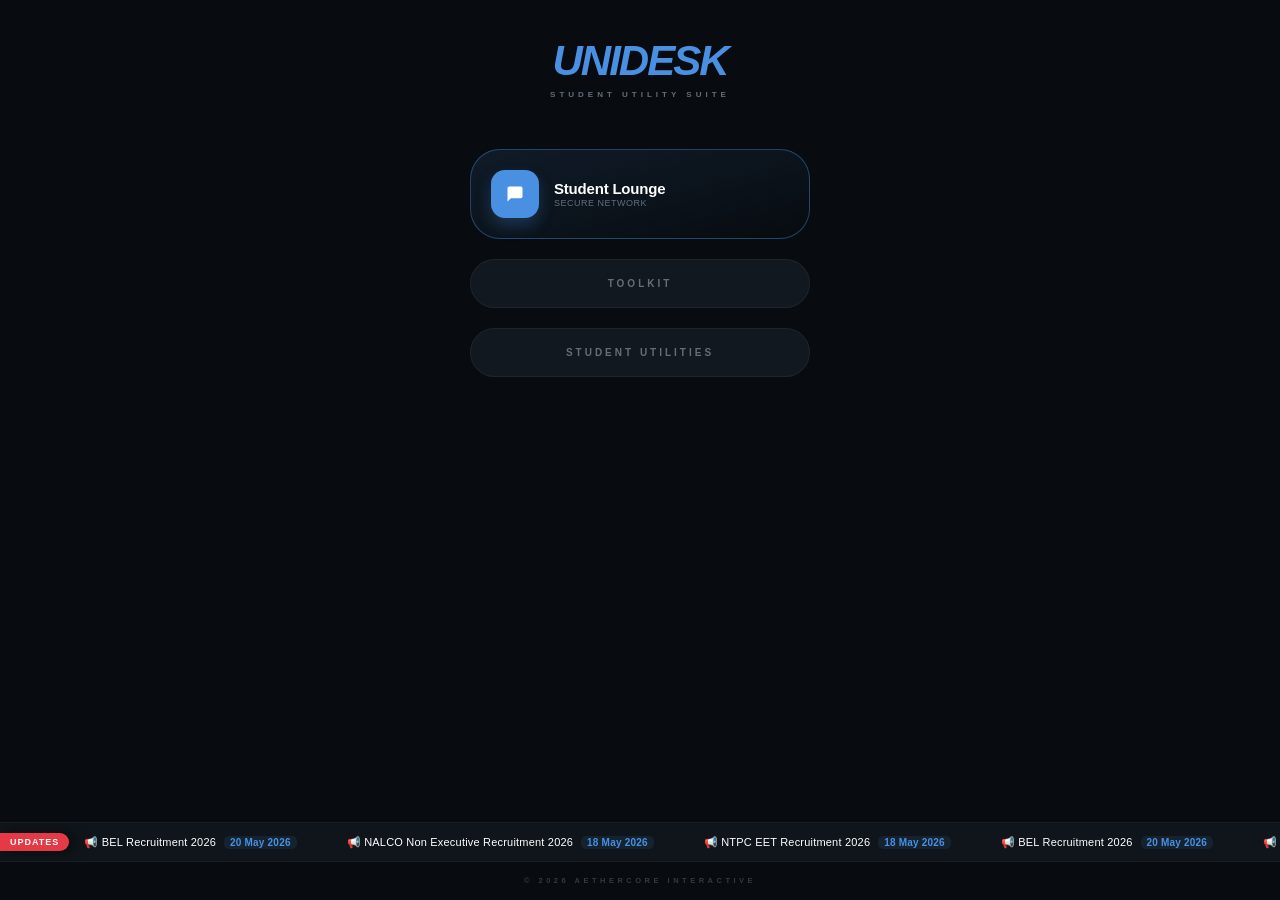
<file: index.html>
<!DOCTYPE html>
<html lang="en">
<head>
    <meta charset="UTF-8">
    <meta name="viewport" content="width=device-width, initial-scale=1.0, maximum-scale=1.0, user-scalable=no, viewport-fit=cover">
    <title>UNIDESK | Aethercore</title>
    <style>
        :root {
            --bg: #080c10;
            --accent: #4a90e2;
            --surface: #12181f;
            --text-p: #ffffff;
            --text-s: #636e7b;
            --safe-top: env(safe-area-inset-top, 20px);
            --safe-bottom: env(safe-area-inset-bottom, 20px);
            --transition: all 0.5s cubic-bezier(0.16, 1, 0.3, 1);
        }

        /* HARD-CORE UI LOCK PROTOCOL */
        * {
            margin: 0;
            padding: 0;
            box-sizing: border-box;
            -webkit-font-smoothing: antialiased;
            
            /* Disable Selection & Long-Press Callouts */
            -webkit-user-select: none;
            -ms-user-select: none;
            user-select: none;
            -webkit-touch-callout: none;
            
            /* SILENCE BLUE SELECTION HIGHLIGHT */
            -webkit-tap-highlight-color: transparent;
        }

        html, body {
            height: 100%;
            overflow: hidden;
            background-color: var(--bg);
        }

        body {
            color: var(--text-p);
            font-family: -apple-system, BlinkMacSystemFont, "SF Pro Display", "Inter", sans-serif;
            display: flex;
            flex-direction: column;
            padding: calc(var(--safe-top) + 40px) 30px calc(var(--safe-bottom) + 80px); /* Increased bottom padding for marquee */
        }

        header.brand-core {
            text-align: center;
            margin-bottom: 50px;
        }

        .logo {
            font-size: 42px;
            font-weight: 900;
            font-style: italic;
            color: var(--accent);
            letter-spacing: -2px;
            line-height: 1;
        }

        .tagline {
            font-size: 8px;
            letter-spacing: 4px;
            font-weight: 700;
            color: var(--text-s);
            text-transform: uppercase;
            margin-top: 8px;
        }

        .main-stack {
            width: 100%;
            max-width: 340px;
            margin: 0 auto;
        }

        .btn-lounge {
            background: linear-gradient(165deg, rgba(74, 144, 226, 0.12) 0%, rgba(8, 12, 16, 0) 100%);
            border: 1px solid rgba(74, 144, 226, 0.4);
            border-radius: 30px;
            padding: 20px;
            display: flex;
            align-items: center;
            cursor: pointer;
            margin-bottom: 20px;
            transition: var(--transition);
        }

        .btn-lounge:active { transform: scale(0.97); opacity: 0.8; }

        .icon-blue {
            width: 48px;
            height: 48px;
            background: var(--accent);
            border-radius: 14px;
            display: flex;
            justify-content: center;
            align-items: center;
            margin-right: 15px;
            box-shadow: 0 8px 15px rgba(74, 144, 226, 0.25);
        }

        .toolkit-trigger {
            background: var(--surface);
            border: 1px solid rgba(255, 255, 255, 0.05);
            border-radius: 25px;
            padding: 18px;
            display: flex;
            justify-content: center;
            align-items: center;
            cursor: pointer;
            transition: var(--transition);
        }

        .toolkit-trigger:active { background: #1a222a; transform: scale(0.98); }

        .toolkit-text {
            font-size: 10px;
            letter-spacing: 3px;
            font-weight: 700;
            color: var(--text-s);
            text-transform: uppercase;
        }

        .modal-overlay {
            position: fixed;
            top: 0; left: 0;
            width: 100%; height: 100%;
            background: rgba(0, 0, 0, 0.9);
            backdrop-filter: blur(20px);
            display: flex;
            justify-content: center;
            align-items: center;
            z-index: 1000;
            opacity: 0;
            visibility: hidden;
            transition: var(--transition);
        }

        .modal-overlay.active { opacity: 1; visibility: visible; }

        .modal-content {
            width: 85%;
            max-width: 320px;
            background: #11181e;
            border: 1px solid rgba(255, 255, 255, 0.08);
            border-radius: 35px;
            padding: 25px;
            transform: scale(0.9) translateY(20px);
            transition: var(--transition);
            max-height: 75vh;
            overflow-y: auto;
        }

        .modal-overlay.active .modal-content { transform: scale(1) translateY(0); }

        .tool-card {
            background: rgba(255, 255, 255, 0.02);
            border-radius: 22px;
            padding: 15px;
            display: flex;
            align-items: center;
            margin-bottom: 10px;
            cursor: pointer;
        }

        .icon-dark {
            width: 40px; height: 40px;
            background: #1c232b;
            border-radius: 12px;
            display: flex;
            justify-content: center;
            align-items: center;
            margin-right: 12px;
        }

        .title { font-size: 15px; font-weight: 600; letter-spacing: -0.2px; }
        .sub { font-size: 11px; color: var(--text-s); margin-top: 1px; }
        
        .close-label {
            font-size: 11px;
            text-align: center;
            margin-top: auto;
            padding: 15px 0 5px;
            color: var(--text-s);
            letter-spacing: 2px;
            font-weight: 700;
            cursor: pointer;
            text-transform: uppercase;
        }

        /* --- RUNNING TICKER TAB FOOTER BAR --- */
        .marquee-container {
            position: absolute;
            bottom: calc(var(--safe-bottom) + 38px);
            left: 0;
            width: 100%;
            background: rgba(18, 24, 31, 0.8);
            border-top: 1px solid rgba(255, 255, 255, 0.04);
            border-bottom: 1px solid rgba(255, 255, 255, 0.04);
            padding: 10px 0;
            overflow: hidden;
            cursor: pointer;
            display: flex;
            align-items: center;
            backdrop-filter: blur(10px);
        }
        .marquee-badge {
            background: #e63946;
            color: #ffffff;
            font-size: 9px;
            font-weight: 800;
            text-transform: uppercase;
            padding: 4px 10px;
            border-radius: 0 15px 15px 0;
            letter-spacing: 1px;
            position: relative;
            z-index: 10;
            box-shadow: 5px 0 15px rgba(0,0,0,0.5);
            flex-shrink: 0;
            margin-right: 15px;
        }
        .marquee-content {
            display: flex;
            white-space: nowrap;
            gap: 50px;
            animation: scroll-left 25s linear infinite;
        }
        .marquee-item {
            display: flex;
            align-items: center;
            font-size: 11px;
            font-weight: 500;
            letter-spacing: 0.2px;
        }
        .marquee-item span {
            color: var(--accent);
            font-weight: 700;
            margin-left: 8px;
            font-size: 10px;
            background: rgba(74, 144, 226, 0.1);
            padding: 1px 6px;
            border-radius: 5px;
        }
        @keyframes scroll-left {
            0% { transform: translateX(0); }
            100% { transform: translateX(-50%); }
        }

        footer {
            position: absolute;
            bottom: calc(var(--safe-bottom) + 15px);
            width: 100%;
            left: 0;
            text-align: center;
            font-size: 7.5px;
            letter-spacing: 3.5px;
            color: #313a43;
            font-weight: 600;
            text-transform: uppercase;
        }

        svg { width: 20px; height: 20px; fill: white; }
    </style>
</head>
<body oncontextmenu="return false;">

    <header class="brand-core">
        <h1 class="logo">UNIDESK</h1>
        <div class="tagline">Student Utility Suite</div>
    </header>

    <div class="main-stack">
        <div class="btn-lounge" onclick="location.href='page.html'">
            <div class="icon-blue">
                <svg viewBox="0 0 24 24"><path d="M21 15a2 2 0 0 1-2 2H7l-4 4V5a2 2 0 0 1 2-2h14a2 2 0 0 1 2 2z"/></svg>
            </div>
            <div>
                <p class="title">Student Lounge</p>
                <p class="sub" style="text-transform: uppercase; letter-spacing: 0.5px; font-size: 9px;">Secure Network</p>
            </div>
        </div>

        <div class="toolkit-trigger" onclick="openModal()" style="margin-bottom: 20px;">
            <span class="toolkit-text">Toolkit</span>
        </div>

        <div class="toolkit-trigger" onclick="openUtilitiesModal()">
            <span class="toolkit-text">Student Utilities</span>
        </div>
    </div>

    <!-- Toolkit Modal -->
    <div class="modal-overlay" id="overlay" onclick="closeModal()">
        <div class="modal-content" onclick="event.stopPropagation()">
            <div class="tool-card" onclick="location.href='https://sharanmusician.github.io/Page-Forge/'">
                <div class="icon-dark">
                    <svg style="opacity: 0.5;" viewBox="0 0 24 24"><path d="M14 2H6a2 2 0 0 0-2 2v16a2 2 0 0 0 2 2h12a2 2 0 0 0 2-2V8z"/><polyline points="14 2 14 8 20 8"/></svg>
                </div>
                <div><p class="title">Page Forge</p><p class="sub">Image to PDF</p></div>
            </div>
            <div class="tool-card" style="opacity: 0.4;">
                <div class="icon-dark">
                    <svg style="fill: #b5924d;" viewBox="0 0 24 24"><path d="M20 21v-2a4 4 0 0 0-4-4H8a4 4 0 0 0-4 4v2"/><circle cx="12" cy="7" r="4"/></svg>
                </div>
                <div><p class="title">Resume Maker</p><p class="sub">CV Builder</p></div>
            </div>
            <p class="close-label" onclick="closeModal()">DISMISS</p>
        </div>
    </div>

    <!-- Student Utilities Modal -->
    <div class="modal-overlay" id="utilities-overlay" onclick="closeUtilitiesModal()">
        <div class="modal-content" onclick="event.stopPropagation()">
            <div class="tool-card" onclick="location.href='https://sharanmusician.com/Scientific-calculator-/'">
                <div class="icon-dark">
                    <svg style="opacity: 0.5;" viewBox="0 0 24 24"><path d="M19 3H5c-1.1 0-2 .9-2 2v14c0 1.1.9 2 2 2h14c1.1 0 2-.9 2-2V5c0-1.1-.9-2-2-2zm-2 10H7v-2h10v2zm0-4H7V7h10v2z"/></svg>
                </div>
                <div><p class="title">Scientific Calculator</p><p class="sub">Calculator Tool</p></div>
            </div>
            <div class="tool-card" onclick="location.href='https://rrbmusics-afk.github.io/Cutoff-Calculator/?'">
                <div class="icon-dark">
                    <svg style="opacity: 0.5;" viewBox="0 0 24 24"><path d="M19 3H5c-1.1 0-2 .9-2 2v14c0 1.1.9 2 2 2h14c1.1 0 2-.9 2-2V5c0-1.1-.9-2-2-2zm-2 10H7v-2h10v2zm0-4H7V7h10v2z"/></svg>
                </div>
                <div><p class="title">TNEA Cutoff calculator</p><p class="sub">Engineering Cutoff</p></div>
            </div>
            <div class="tool-card" onclick="location.href='https://rrbmusics-afk.github.io/Percentage-calculator/'">
                <div class="icon-dark">
                    <svg style="opacity: 0.5;" viewBox="0 0 24 24"><path d="M19 3H5c-1.1 0-2 .9-2 2v14c0 1.1.9 2 2 2h14c1.1 0 2-.9 2-2V5c0-1.1-.9-2-2-2zm-2 10H7v-2h10v2zm0-4H7V7h10v2z"/></svg>
                </div>
                <div><p class="title">12th Percentage Calculator</p><p class="sub">Marks Score Analytics</p></div>
            </div>
            <div class="tool-card" style="opacity: 0.4;">
                <div class="icon-dark">
                    <svg style="fill: #b5924d;" viewBox="0 0 24 24"><path d="M12 2C6.48 2 2 6.48 2 12s4.48 10 10 10 10-4.48 10-10S17.52 2 12 2zm1 17h-2v-2h2v2zm2.07-7.75l-.9.92C13.45 12.9 13 13.5 13 15h-2v-.5c0-1.1.45-2.1 1.17-2.83l1.24-1.26c.37-.36.59-.86.59-1.41 0-1.1-.9-2-2-2s-2 .9-2 2H7c0-2.76 2.24-5 5-5s5 2.24 5 5c0 1.04-.42 1.99-1.07 2.75z"/></svg>
                </div>
                <div><p class="title">CGPA Calculator</p><p class="sub">Grading Suite</p></div>
            </div>
            <p class="close-label" onclick="closeUtilitiesModal()">DISMISS</p>
        </div>
    </div>

    <!-- Running Tab (Marquee Footer Feature) - Navigates directly to updates.html -->
    <div class="marquee-container" onclick="location.href='updates.html'">
        <div class="marquee-badge">Updates</div>
        <div class="marquee-content" id="marquee-inner">
            <!-- Injected dynamically via index.js logic below -->
        </div>
    </div>

    <footer>&copy; 2026 Aethercore Interactive</footer>

    <script>
        // --- CENTRALIZED INDEX.JS SIMULATED STRUCTURE ---
        const examsData = [
            {
                title: "BEL Recruitment 2026",
                category: "PSU",
                date: "20 May 2026"
            },
            {
                title: "NALCO Non Executive Recruitment 2026",
                category: "PSU",
                date: "18 May 2026"
            },
            {
                title: "NTPC EET Recruitment 2026",
                category: "PSU",
                date: "18 May 2026"
            }
        ];

        // --- DOM RENDER FUNCTION ON LAUNCH ---
        function initializeExamsFeature() {
            const marqueeInner = document.getElementById('marquee-inner');
            let marqueeHTML = '';

            examsData.forEach(exam => {
                // Build running tab elements (Title & Date only)
                marqueeHTML += `<div class="marquee-item">📢 ${exam.title} <span>${exam.date}</span></div>`;
            });

            // Duplicate strings inside ticker content to make a loop look seamless
            marqueeInner.innerHTML = marqueeHTML + marqueeHTML;
        }

        // Call the generation handler immediately
        initializeExamsFeature();

        // --- INTERACTION & MODAL ACTIONS ---
        const overlay = document.getElementById('overlay');
        const utilitiesOverlay = document.getElementById('utilities-overlay');
        
        document.addEventListener('contextmenu', event => event.preventDefault());
        document.addEventListener('touchstart', function(e) {
            if (e.touches.length > 1) e.preventDefault();
        }, {passive: false});

        function openModal() {
            overlay.classList.add('active');
            if (navigator.vibrate) navigator.vibrate(10);
            history.pushState({ modal: 'toolkit' }, '');
        }

        function closeModal() {
            if (overlay.classList.contains('active')) {
                overlay.classList.remove('active');
                if (history.state && history.state.modal === 'toolkit') history.back();
            }
        }

        function openUtilitiesModal() {
            utilitiesOverlay.classList.add('active');
            if (navigator.vibrate) navigator.vibrate(10);
            history.pushState({ modal: 'utilities' }, '');
        }
        
        function closeUtilitiesModal() {
            if (utilitiesOverlay.classList.contains('active')) {
                utilitiesOverlay.classList.remove('active');
                if (history.state && history.state.modal === 'utilities') history.back();
            }
        }

        window.addEventListener('popstate', function(event) {
            overlay.classList.remove('active');
            utilitiesOverlay.classList.remove('active');
        });
    </script>
</body>
</html>
</file>
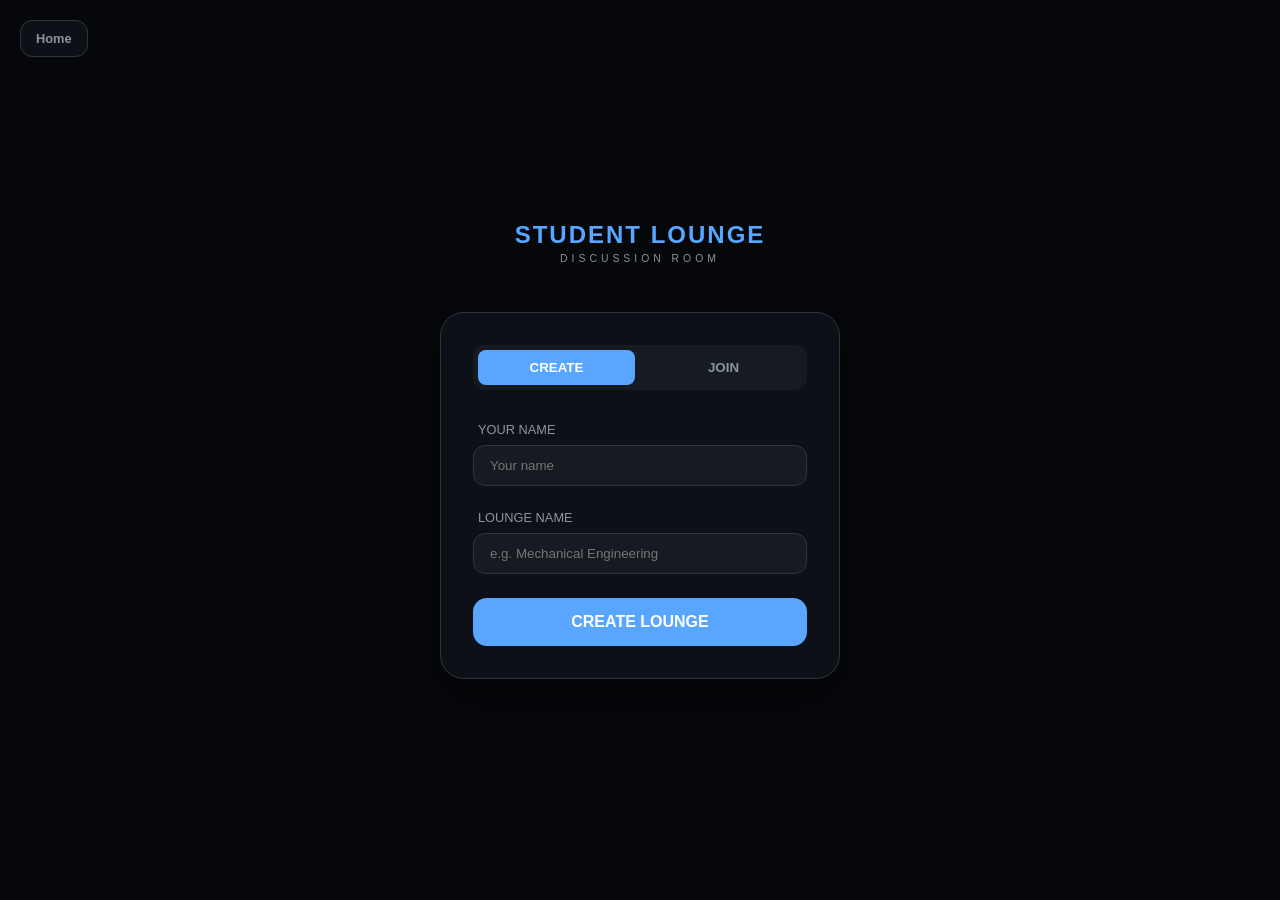
<file: page.html>
<!DOCTYPE html>
<html lang="en">
<head>
    <meta charset="UTF-8">
    <meta name="viewport" content="width=device-width, initial-scale=1.0">
    <title>UNIDESK | Student Lounge</title>
    <style>
        :root {
            --bg-color: #05070a;
            --card-bg: #0d1117;
            --accent-blue: #58a6ff;
            --text-main: #ffffff;
            --text-dim: #8b949e;
            --border-color: #30363d;
        }

        * {
            margin: 0;
            padding: 0;
            box-sizing: border-box;
            font-family: 'Inter', -apple-system, sans-serif;
            -webkit-user-select: none;
            user-select: none;
            -webkit-tap-highlight-color: transparent;
        }

        body {
            background-color: var(--bg-color);
            color: var(--text-main);
            display: flex;
            justify-content: center;
            align-items: center;
            min-height: 100vh;
            overflow: hidden;
        }

        .home-btn {
            position: absolute;
            top: 20px;
            left: 20px;
            background: var(--card-bg);
            border: 1px solid var(--border-color);
            color: var(--text-dim);
            padding: 10px 15px;
            border-radius: 12px;
            cursor: pointer;
            font-size: 0.8rem;
            font-weight: 600;
            display: flex;
            align-items: center;
            gap: 8px;
            transition: 0.3s;
            z-index: 100;
        }

        .container {
            width: 90%;
            max-width: 400px;
            text-align: center;
        }

        .logo {
            font-weight: 700;
            font-size: 1.5rem;
            letter-spacing: 2px;
            color: var(--accent-blue);
            margin-bottom: 0.3rem;
            text-transform: uppercase;
        }

        .subtitle {
            font-size: 0.65rem;
            letter-spacing: 4px;
            color: var(--text-dim);
            text-transform: uppercase;
            margin-bottom: 3rem;
            font-weight: 500;
        }

        .lounge-card {
            background: var(--card-bg);
            border: 1px solid var(--border-color);
            border-radius: 24px;
            padding: 2rem;
            box-shadow: 0 20px 40px rgba(0,0,0,0.4);
        }

        .tab-system {
            display: flex;
            gap: 10px;
            margin-bottom: 2rem;
            background: #161b22;
            padding: 5px;
            border-radius: 12px;
        }

        .tab-btn {
            flex: 1;
            background: transparent;
            border: none;
            color: var(--text-dim);
            padding: 10px;
            border-radius: 8px;
            cursor: pointer;
            font-weight: 600;
            transition: 0.3s;
        }

        .tab-btn.active {
            background: var(--accent-blue);
            color: white;
        }

        .input-group {
            margin-bottom: 1.5rem;
            text-align: left;
        }

        label {
            display: block;
            font-size: 0.8rem;
            color: var(--text-dim);
            margin-bottom: 8px;
            margin-left: 5px;
        }

        input {
            width: 100%;
            background: #161b22;
            border: 1px solid var(--border-color);
            border-radius: 12px;
            padding: 12px 16px;
            color: white;
            outline: none;
            transition: 0.3s;
            user-select: text;
        }

        input:focus {
            border-color: var(--accent-blue);
        }

        .action-btn {
            width: 100%;
            padding: 15px;
            border-radius: 14px;
            border: none;
            background: var(--accent-blue);
            color: white;
            font-weight: bold;
            font-size: 1rem;
            cursor: pointer;
            transition: transform 0.2s;
        }

        #custom-toast {
            visibility: hidden;
            min-width: 250px;
            background-color: #ff4d4d;
            color: #fff;
            text-align: center;
            border-radius: 12px;
            padding: 16px;
            position: fixed;
            z-index: 1000;
            bottom: 30px;
            left: 50%;
            transform: translateX(-50%);
            transition: 0.3s;
        }

        #custom-toast.show { visibility: visible; }
        .hidden { display: none; }
    </style>
</head>
<body>

    <button class="home-btn" onclick="window.location.href='index.html'">Home</button>

    <div class="container">
        <h1 class="logo">STUDENT LOUNGE</h1>
        <p class="subtitle">DISCUSSION ROOM</p>

        <div class="lounge-card">
            <div class="tab-system">
                <button class="tab-btn active" onclick="switchMode('create')">CREATE</button>
                <button class="tab-btn" onclick="switchMode('join')">JOIN</button>
            </div>

            <div id="create-section">
                <div class="input-group">
                    <label>YOUR NAME</label>
                    <input type="text" id="create-user" placeholder="Your name">
                </div>
                <div class="input-group">
                    <label>LOUNGE NAME</label>
                    <input type="text" id="lounge-name" placeholder="e.g. Mechanical Engineering">
                </div>
                <button class="action-btn" onclick="handleLounge('create')">CREATE LOUNGE</button>
            </div>

            <div id="join-section" class="hidden">
                <div class="input-group">
                    <label>YOUR NAME</label>
                    <input type="text" id="join-user" placeholder="Your name">
                </div>
                <div class="input-group">
                    <label>LOUNGE CODE</label>
                    <input type="text" id="lounge-code" placeholder="Enter 6-digit code">
                </div>
                <button class="action-btn" onclick="handleLounge('join')">JOIN LOUNGE</button>
            </div>
        </div>
    </div>

    <div id="custom-toast">Please fill in all details</div>

    <script>
        // Tab Switching Logic
        window.switchMode = function(mode) {
            const createSec = document.getElementById('create-section');
            const joinSec = document.getElementById('join-section');
            const tabs = document.querySelectorAll('.tab-btn');
            if (mode === 'create') {
                createSec.classList.remove('hidden');
                joinSec.classList.add('hidden');
                tabs[0].classList.add('active');
                tabs[1].classList.remove('active');
            } else {
                createSec.classList.add('hidden');
                joinSec.classList.remove('hidden');
                tabs[1].classList.add('active');
                tabs[0].classList.remove('active');
            }
        };

        function showToast(message) {
            const toast = document.getElementById("custom-toast");
            toast.innerText = message;
            toast.classList.add("show");
            setTimeout(() => { toast.classList.remove("show"); }, 3000);
        }

        // The "Brain" that connects to chat.html
        window.handleLounge = function(type) {
            let userName, loungeInput;
            const uniqueUid = "U" + Math.floor(Math.random() * 1000000);

            if (type === 'create') {
                userName = document.getElementById('create-user').value.trim();
                loungeInput = document.getElementById('lounge-name').value.trim();

                if (!userName || !loungeInput) return showToast("Fill in all details");

                // Generate random 6-digit code
                const code = Math.floor(100000 + Math.random() * 900000).toString();

                // Store data for chat.html to read
                localStorage.setItem('unidesk_session', JSON.stringify({
                    uid: uniqueUid,
                    user: userName,
                    lounge: code,
                    loungeName: loungeInput,
                    mode: 'create' // Tells chat.html: "I am the boss, let me in"
                }));

                window.location.href = 'chat.html';

            } else {
                userName = document.getElementById('join-user').value.trim();
                loungeInput = document.getElementById('lounge-code').value.trim();

                if (!userName || !loungeInput) return showToast("Fill in all details");
                if (loungeInput.length !== 6) return showToast("Code must be 6 digits");

                // Store data for chat.html to read
                localStorage.setItem('unidesk_session', JSON.stringify({
                    uid: uniqueUid,
                    user: userName,
                    lounge: loungeInput,
                    mode: 'join' // Tells chat.html: "I am a guest, verify me"
                }));

                window.location.href = 'chat.html';
            }
        }
    </script>
</body>
</html>
</file>
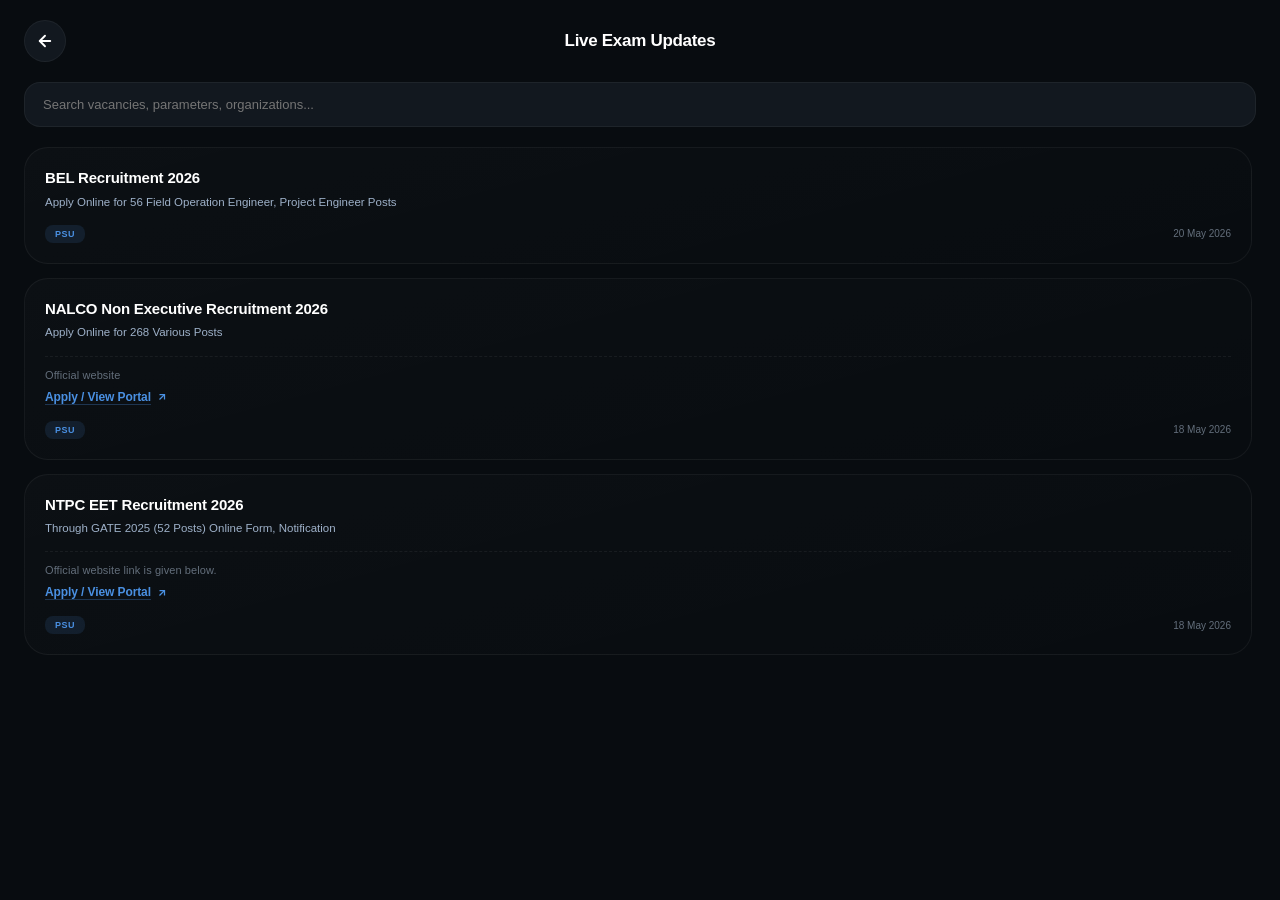
<file: updates.html>
<!DOCTYPE html>
<html lang="en">
<head>
    <meta charset="UTF-8">
    <meta name="viewport" content="width=device-width, initial-scale=1.0, maximum-scale=1.0, user-scalable=no, viewport-fit=cover">
    <title>Live Updates | UNIDESK</title>
    <style>
        :root {
            --bg: #080c10;
            --accent: #4a90e2;
            --surface: #12181f;
            --text-p: #ffffff;
            --text-s: #636e7b;
            --safe-top: env(safe-area-inset-top, 20px);
            --safe-bottom: env(safe-area-inset-bottom, 20px);
            --transition: all 0.5s cubic-bezier(0.16, 1, 0.3, 1);
        }

        /* HARD-CORE UI LOCK PROTOCOL */
        * {
            margin: 0;
            padding: 0;
            box-sizing: border-box;
            -webkit-font-smoothing: antialiased;
            
            /* Disable Selection & Long-Press Callouts */
            -webkit-user-select: none;
            -ms-user-select: none;
            user-select: none;
            -webkit-touch-callout: none;
            
            /* SILENCE BLUE SELECTION HIGHLIGHT */
            -webkit-tap-highlight-color: transparent;
        }

        html, body {
            height: 100%;
            overflow: hidden;
            background-color: var(--bg);
        }

        body {
            color: var(--text-p);
            font-family: -apple-system, BlinkMacSystemFont, "SF Pro Display", "Inter", sans-serif;
            display: flex;
            flex-direction: column;
            padding: calc(var(--safe-top) + 20px) 24px calc(var(--safe-bottom) + 20px);
        }

        /* --- NAVIGATION HEADER SYSTEM --- */
        header.nav-header {
            display: flex;
            align-items: center;
            justify-content: space-between;
            margin-bottom: 20px;
            flex-shrink: 0;
        }

        .back-trigger {
            display: flex;
            align-items: center;
            justify-content: center;
            width: 42px;
            height: 42px;
            background: var(--surface);
            border: 1px solid rgba(255, 255, 255, 0.05);
            border-radius: 50%;
            cursor: pointer;
            transition: var(--transition);
        }

        .back-trigger:active {
            transform: scale(0.92);
            background: #1a222a;
        }

        .view-title {
            font-size: 17px;
            font-weight: 800;
            letter-spacing: -0.3px;
            text-align: center;
            flex: 1;
            margin-right: 42px; /* Balanced centering offset */
        }

        /* --- LIVE CONTROL FILTERS --- */
        .search-container {
            margin-bottom: 20px;
            flex-shrink: 0;
        }

        .search-input {
            width: 100%;
            background: var(--surface);
            border: 1px solid rgba(255, 255, 255, 0.05);
            border-radius: 16px;
            padding: 14px 18px;
            color: #ffffff;
            font-size: 13px;
            font-family: inherit;
            outline: none;
            -webkit-user-select: text; /* Allow user interaction inside input fields */
            user-select: text;
            transition: var(--transition);
        }

        .search-input:focus {
            border-color: rgba(74, 144, 226, 0.5);
            background: #151d26;
        }

        /* --- STREAM CONTAINER VIEWPORTS --- */
        .updates-viewport {
            flex: 1;
            overflow-y: auto;
            -webkit-overflow-scrolling: touch;
            padding-right: 4px;
        }

        /* Hide Scrollbars cleanly for layout immersion */
        .updates-viewport::-webkit-scrollbar {
            width: 0px;
            background: transparent;
        }

        .exam-details-card {
            background: linear-gradient(165deg, rgba(255, 255, 255, 0.02) 0%, rgba(255, 255, 255, 0.005) 100%);
            border: 1px solid rgba(255, 255, 255, 0.05);
            border-radius: 24px;
            padding: 20px;
            margin-bottom: 14px;
            text-align: left;
            transition: var(--transition);
        }

        .card-title { 
            font-size: 15px; 
            font-weight: 600; 
            letter-spacing: -0.2px; 
            line-height: 1.3;
            margin-bottom: 6px;
        }
        
        .card-sub { 
            font-size: 11.5px; 
            color: #9eb1c9; 
            line-height: 1.5; 
            margin-bottom: 14px; 
        }

        /* --- LINK ENGINE PROTOCOL STYLING --- */
        .card-link-wrapper {
            margin-bottom: 16px;
            padding-top: 12px;
            border-top: 1px dashed rgba(255, 255, 255, 0.06);
        }

        .link-desc {
            font-size: 11px;
            color: var(--text-s);
            margin-bottom: 6px;
            letter-spacing: 0.1px;
        }

        .interactive-url {
            display: inline-flex;
            align-items: center;
            color: var(--accent);
            font-size: 12px;
            font-weight: 600;
            text-decoration: none;
            letter-spacing: -0.1px;
            -webkit-user-select: none;
            user-select: none;
        }

        .interactive-url span {
            border-bottom: 1px solid rgba(74, 144, 226, 0.3);
            transition: var(--transition);
        }

        .interactive-url:active span {
            border-bottom-color: transparent;
            opacity: 0.7;
        }

        .interactive-url svg {
            margin-left: 5px;
            width: 12px;
            height: 12px;
            stroke: var(--accent);
            stroke-width: 2.5;
            flex-shrink: 0;
        }

        .exam-meta-row {
            display: flex;
            justify-content: space-between;
            align-items: center;
        }

        .exam-badge {
            background: rgba(74, 144, 226, 0.12);
            color: var(--accent);
            font-size: 9px;
            padding: 4px 10px;
            border-radius: 8px;
            font-weight: 700;
            text-transform: uppercase;
            letter-spacing: 0.5px;
        }

        .exam-date {
            font-size: 10px;
            color: var(--text-s);
            font-weight: 500;
        }

        /* Empty State */
        .empty-state {
            text-align: center;
            color: var(--text-s);
            font-size: 12px;
            margin-top: 40px;
            display: none;
            letter-spacing: 0.5px;
        }

        /* Vector Standard Graphics */
        svg.icon-back { width: 18px; height: 18px; fill: none; stroke: white; stroke-width: 2.5; stroke-linecap: round; stroke-linejoin: round; }
    </style>
</head>
<body oncontextmenu="return false;">

    <!-- Navigation Header Block -->
    <header class="nav-header">
        <div class="back-trigger" onclick="navigateBack()">
            <svg class="icon-back" viewBox="0 0 24 24"><line x1="19" y1="12" x2="5" y2="12"></line><polyline points="12 19 5 12 12 5"></polyline></svg>
        </div>
        <h1 class="view-title">Live Exam Updates</h1>
    </header>

    <!-- Contextual Filtering Input Block -->
    <div class="search-container">
        <input type="text" id="search-bar" class="search-input" placeholder="Search vacancies, parameters, organizations..." oninput="filterStreamUpdates()">
    </div>

    <!-- Scrollable Feed Viewport -->
    <div class="updates-viewport" id="feed-root">
        <!-- Structural components are handled dynamically below -->
    </div>

    <!-- Filter Empty Response Display Screen -->
    <div class="empty-state" id="empty-notice">No updates matching current filter context.</div>

    <!-- SCRIPT LINK INJECTION CONFIGURATION: Pulls array structure out of index.js -->
    <script src="index.js"></script>
    <script>
        // --- RENDER STREAM PROTOCOL ---
        function initializeFeedStream() {
            const feedRoot = document.getElementById('feed-root');
            let feedHTML = '';

            // Using the global examsData loaded from index.js
            if (typeof examsData !== 'undefined') {
                examsData.forEach((update, targetIndex) => {
                    
                    // Case-insensitive safely isolated lookup property configuration logic 
                    const descriptionText = update.linkDescription || update.linkdescription;
                    let linkMarkupBlock = '';
                    
                    if (descriptionText && update.link) {
                        linkMarkupBlock = `
                            <div class="card-link-wrapper">
                                <p class="link-desc">${descriptionText}</p>
                                <a href="${update.link}" target="_blank" rel="noopener noreferrer" class="interactive-url" onclick="triggerHapticFeedback(event)">
                                    <span>Apply / View Portal</span>
                                    <svg viewBox="0 0 24 24" fill="none" stroke="currentColor"><line x1="7" y1="17" x2="17" y2="7"></line><polyline points="7 7 17 7 17 17"></polyline></svg>
                                </a>
                            </div>
                        `;
                    }

                    feedHTML += `
                        <div class="exam-details-card" data-index="${targetIndex}">
                            <h2 class="card-title">${update.title}</h2>
                            <p class="card-sub">${update.description}</p>
                            ${linkMarkupBlock}
                            <div class="exam-meta-row">
                                <span class="exam-badge">${update.category}</span>
                                <span class="exam-date">${update.date}</span>
                            </div>
                        </div>
                    `;
                });
                feedRoot.innerHTML = feedHTML;
            }
        }

        // Haptic execution isolation utility for anchors
        function triggerHapticFeedback(event) {
            if (navigator.vibrate) navigator.vibrate(15);
            event.stopPropagation(); // Shield card selection metrics if any exist downstream
        }

        // --- FILTER SEARCH PROCESSOR ---
        function filterStreamUpdates() {
            const searchQuery = document.getElementById('search-bar').value.toLowerCase();
            const updatesCards = document.querySelectorAll('.exam-details-card');
            const emptyNotice = document.getElementById('empty-notice');
            let matchedElementsCount = 0;

            updatesCards.forEach(card => {
                const titleText = card.querySelector('.card-title').textContent.toLowerCase();
                const subText = card.querySelector('.card-sub').textContent.toLowerCase();
                const badgeText = card.querySelector('.exam-badge').textContent.toLowerCase();

                if (titleText.includes(searchQuery) || subText.includes(searchQuery) || badgeText.includes(searchQuery)) {
                    card.style.display = 'block';
                    matchedElementsCount++;
                } else {
                    card.style.display = 'none';
                }
            });

            emptyNotice.style.display = (matchedElementsCount === 0) ? 'block' : 'none';
        }

        // --- TRANSACTION ENGINE / NAVIGATION HANDLING ---
        function navigateBack() {
            if (navigator.vibrate) navigator.vibrate(12);
            location.href = 'index.html';
        }

        // System Safety Lockouts Execution
        document.addEventListener('contextmenu', event => event.preventDefault());
        document.addEventListener('touchstart', function(e) {
            if (e.touches.length > 1 && e.target.tagName !== 'INPUT') e.preventDefault();
        }, {passive: false});

        // Initialize script feed runtime rendering engine setup block
        window.addEventListener('DOMContentLoaded', initializeFeedStream);
    </script>
</body>
</html>
</file>
